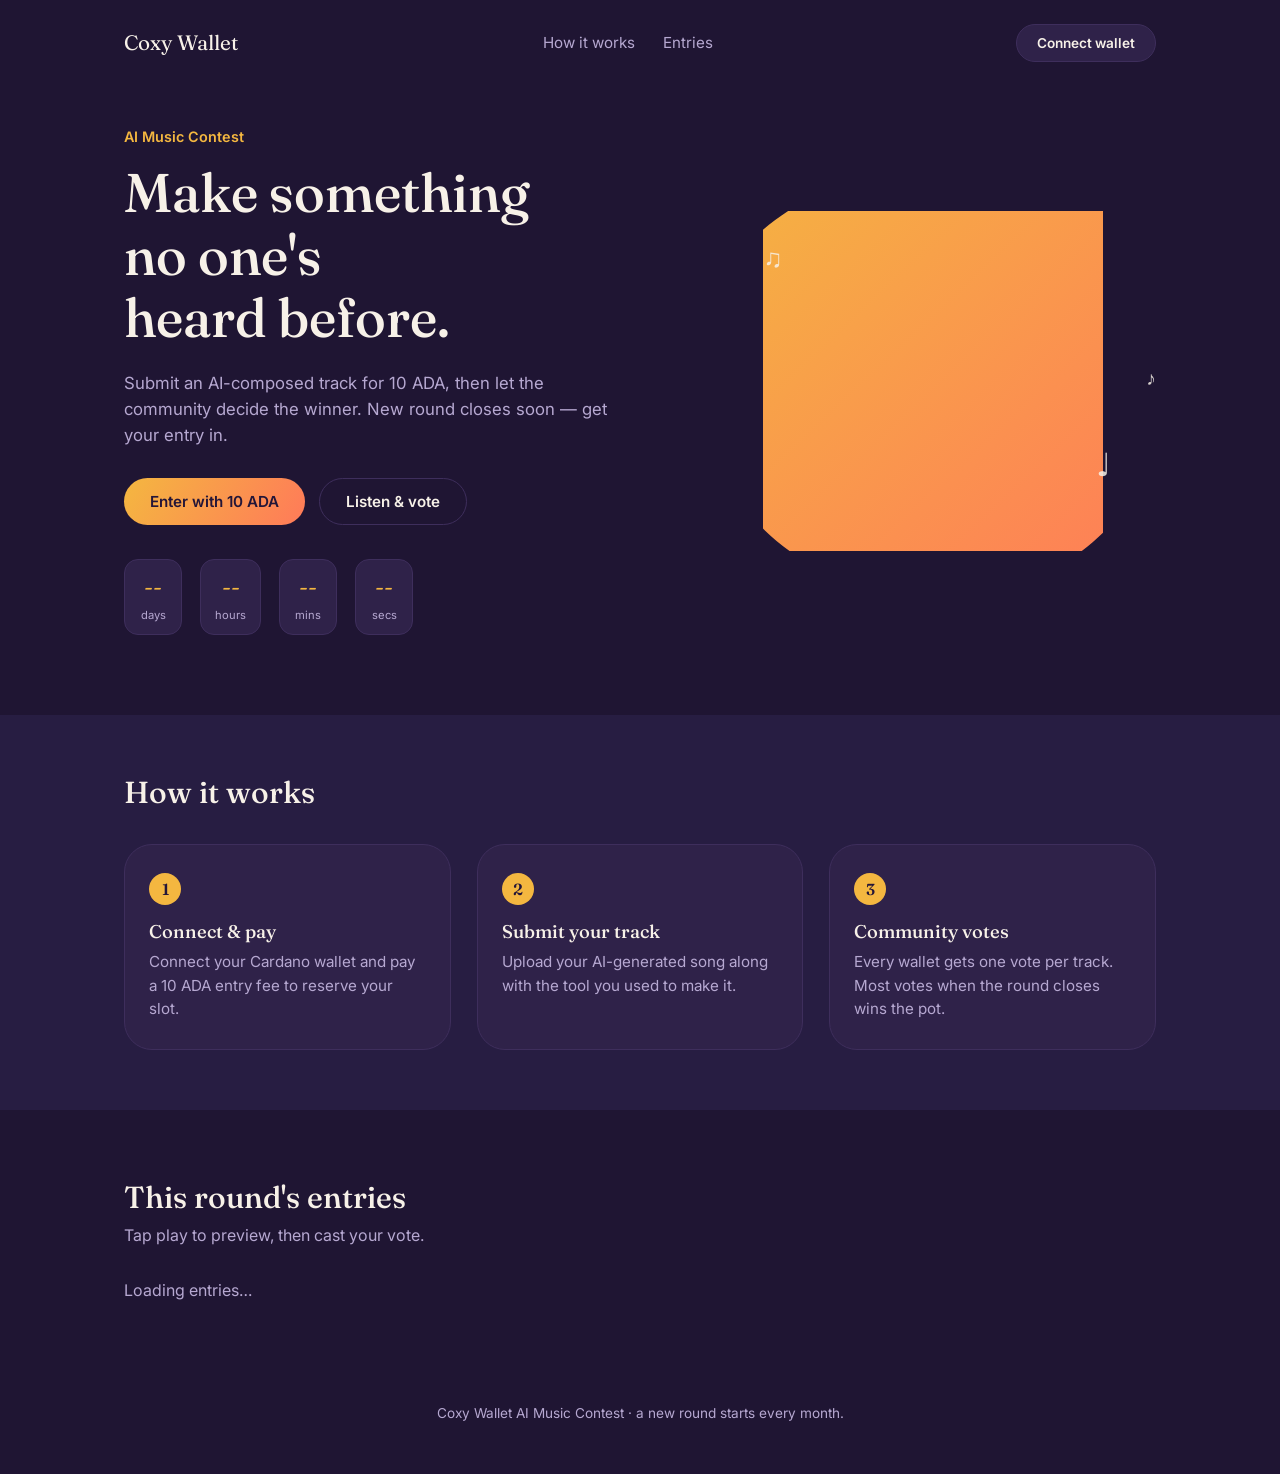
<file: WIL work/index.html>
<!DOCTYPE html>
<html lang="en">
<head>
  <meta charset="UTF-8">
  <meta name="viewport" content="width=device-width, initial-scale=1.0">
  <title>Coxy Wallet AI Music Contest</title>
  <link rel="preconnect" href="https://fonts.googleapis.com">
  <link href="https://fonts.googleapis.com/css2?family=Fraunces:opsz,wght@9..144,400;9..144,500;9..144,600&family=Inter:wght@400;500;600;700&display=swap" rel="stylesheet">
  <link rel="stylesheet" href="style.css">
</head>
<body>

  <header class="site-header">
    <div class="wrap header-row">
      <span class="logo">Coxy Wallet</span>
      <nav class="nav-links">
        <a href="#how-it-works">How it works</a>
        <a href="#entries">Entries</a>
      </nav>
      <button id="wallet-btn" class="btn btn-ghost">Connect wallet</button>
    </div>
  </header>

  <main>
    <section class="hero">
      <div class="wrap hero-row">
        <div class="hero-copy">
          <p class="kicker">AI Music Contest</p>
          <h1>Make something no one's<br>heard before.</h1>
          <p class="hero-sub">Submit an AI-composed track for 10 ADA, then let the community
            decide the winner. New round closes soon &mdash; get your entry in.</p>
          <div class="hero-actions">
            <button id="enter-btn" class="btn btn-primary">Enter with 10 ADA</button>
            <button id="view-entries-btn" class="btn btn-outline">Listen &amp; vote</button>
          </div>
          <div class="countdown" id="countdown" aria-live="polite">
            <div class="countdown-unit"><span id="cd-days">--</span><small>days</small></div>
            <div class="countdown-unit"><span id="cd-hours">--</span><small>hours</small></div>
            <div class="countdown-unit"><span id="cd-mins">--</span><small>mins</small></div>
            <div class="countdown-unit"><span id="cd-secs">--</span><small>secs</small></div>
          </div>
        </div>
        <div class="hero-art" aria-hidden="true">
          <svg viewBox="0 0 300 300" class="blob">
            <path fill="url(#grad)" d="M141.5,-160.5C179.6,-142.6,202.9,-97.1,210.6,-51.4C218.3,-5.6,210.4,40.4,190.2,79.6C170.1,118.8,137.7,151.2,98.6,169.9C59.5,188.6,13.6,193.6,-30.5,187.1C-74.6,180.6,-116.9,162.6,-148.3,131.9C-179.7,101.1,-200.1,57.5,-204.4,12.4C-208.7,-32.7,-197,-79.4,-169.6,-113.3C-142.3,-147.2,-99.4,-168.4,-56.6,-183.9C-13.8,-199.5,29,-209.3,71.4,-200.4C113.8,-191.4,155.8,-163.7,141.5,-160.5Z" transform="translate(150 150)" />
            <defs>
              <linearGradient id="grad" x1="0" y1="0" x2="1" y2="1">
                <stop offset="0%" stop-color="#F4B740"/>
                <stop offset="100%" stop-color="#FF7A59"/>
              </linearGradient>
            </defs>
          </svg>
          <span class="note note-1">&#9835;</span>
          <span class="note note-2">&#9833;</span>
          <span class="note note-3">&#9834;</span>
        </div>
      </div>
    </section>

    <section id="how-it-works" class="how">
      <div class="wrap">
        <h2>How it works</h2>
        <ol class="steps">
          <li class="step">
            <span class="step-num">1</span>
            <h3>Connect &amp; pay</h3>
            <p>Connect your Cardano wallet and pay a 10 ADA entry fee to reserve your slot.</p>
          </li>
          <li class="step">
            <span class="step-num">2</span>
            <h3>Submit your track</h3>
            <p>Upload your AI-generated song along with the tool you used to make it.</p>
          </li>
          <li class="step">
            <span class="step-num">3</span>
            <h3>Community votes</h3>
            <p>Every wallet gets one vote per track. Most votes when the round closes wins the pot.</p>
          </li>
        </ol>
      </div>
    </section>

    <!-- Entry submission modal, shown once a payment is confirmed -->
    <div id="entry-modal" class="modal hidden">
      <div class="modal-card">
        <button id="modal-close" class="modal-close" aria-label="Close">&times;</button>
        <h2>Submit your track</h2>
        <p class="modal-sub">Your 10 ADA payment is confirmed. Add your track's details below.</p>
        <form id="entry-form">
          <label>Song title
            <input type="text" name="title" required>
          </label>
          <label>AI tool used
            <input type="text" name="ai_tool" placeholder="e.g. Suno, Udio">
          </label>
          <label>Description
            <input type="text" name="description" placeholder="Optional">
          </label>
          <label>Email (for confirmation &amp; results)
            <input type="email" name="email">
          </label>
          <label>Audio file (mp3 or wav, up to 25MB)
            <input type="file" name="audio" accept="audio/mpeg,audio/wav" required>
          </label>
          <button type="submit" class="btn btn-primary" id="submit-entry-btn">Submit entry</button>
        </form>
      </div>
    </div>

    <section id="entries" class="entries-section">
      <div class="wrap">
        <div class="entries-heading">
          <h2>This round's entries</h2>
          <p class="entries-sub">Tap play to preview, then cast your vote.</p>
        </div>
        <div id="entries-list" class="entries-list">
          <p class="entries-loading">Loading entries…</p>
        </div>
      </div>
    </section>
  </main>

  <div id="toast" class="toast" role="status" aria-live="polite"></div>

  <footer class="site-footer">
    <div class="wrap">
      <p>Coxy Wallet AI Music Contest &middot; a new round starts every month.</p>
    </div>
  </footer>

  <!-- app.js uses the Mesh SDK (loaded inside app.js as an ES module) to
       wrap CIP-30 Cardano wallets for connecting and signing transactions -->
  <script type="module" src="app.js"></script>
</body>
</html>
</file>
<file: WIL work/style.css>
/* ==========================================================
   Coxy Wallet AI Music Contest — tokens
   ========================================================== */
:root {
  --bg: #1F1533;
  --bg-alt: #271D42;
  --card: #2F2249;
  --card-border: #3E2E5C;
  --gold: #F4B740;
  --coral: #FF7A59;
  --text: #F7F1E8;
  --text-muted: #B6A8D1;
  --radius-lg: 28px;
  --radius-sm: 14px;
  --font-display: "Fraunces", Georgia, serif;
  --font-body: "Inter", Arial, sans-serif;
}

@media (prefers-reduced-motion: reduce) {
  * { animation-duration: 0.01ms !important; transition-duration: 0.01ms !important; }
}

* { margin: 0; padding: 0; box-sizing: border-box; }

body {
  background: var(--bg);
  color: var(--text);
  font-family: var(--font-body);
  line-height: 1.55;
}

.wrap {
  max-width: 1080px;
  margin: 0 auto;
  padding: 0 24px;
}

a { color: inherit; }

h1, h2, h3 {
  font-family: var(--font-display);
  font-weight: 500;
  line-height: 1.15;
}

/* ==========================================================
   Header
   ========================================================== */
.site-header {
  padding: 24px 0;
}

.header-row {
  display: flex;
  align-items: center;
  justify-content: space-between;
  gap: 20px;
}

.logo {
  font-family: var(--font-display);
  font-size: 1.3rem;
}

.nav-links {
  display: flex;
  gap: 28px;
  font-size: 0.95rem;
}

.nav-links a {
  text-decoration: none;
  color: var(--text-muted);
  transition: color 0.2s ease;
}

.nav-links a:hover { color: var(--text); }

/* ==========================================================
   Buttons
   ========================================================== */
.btn {
  font-family: var(--font-body);
  font-weight: 600;
  font-size: 0.95rem;
  border-radius: 100px;
  border: none;
  padding: 13px 26px;
  cursor: pointer;
  transition: transform 0.15s ease, background-color 0.2s ease, color 0.2s ease;
}

.btn:focus-visible {
  outline: 2px solid var(--gold);
  outline-offset: 2px;
}

.btn:active { transform: scale(0.97); }

.btn-primary {
  background: linear-gradient(120deg, var(--gold), var(--coral));
  color: #241638;
}

.btn-primary:hover { transform: translateY(-2px); }

.btn-outline {
  background: transparent;
  color: var(--text);
  border: 1.5px solid var(--card-border);
}

.btn-outline:hover { border-color: var(--gold); color: var(--gold); }

.btn-ghost {
  background: var(--card);
  color: var(--text);
  border: 1px solid var(--card-border);
  padding: 10px 20px;
  font-size: 0.85rem;
}

.btn-ghost.connected {
  background: rgba(244, 183, 64, 0.15);
  border-color: var(--gold);
  color: var(--gold);
}

/* ==========================================================
   Hero
   ========================================================== */
.hero { padding: 40px 0 80px; }

.hero-row {
  display: grid;
  grid-template-columns: 1.1fr 0.9fr;
  align-items: center;
  gap: 40px;
}

.kicker {
  color: var(--gold);
  font-weight: 600;
  font-size: 0.9rem;
  margin-bottom: 14px;
}

.hero h1 {
  font-size: clamp(2.2rem, 4.5vw, 3.4rem);
  max-width: 12ch;
  margin-bottom: 20px;
}

.hero-sub {
  color: var(--text-muted);
  max-width: 46ch;
  font-size: 1.05rem;
  margin-bottom: 30px;
}

.hero-actions {
  display: flex;
  gap: 14px;
  flex-wrap: wrap;
  margin-bottom: 34px;
}

.countdown {
  display: inline-flex;
  gap: 18px;
}

.countdown-unit {
  display: flex;
  flex-direction: column;
  align-items: center;
  background: var(--card);
  border: 1px solid var(--card-border);
  border-radius: var(--radius-sm);
  padding: 10px 14px;
  min-width: 58px;
}

.countdown-unit span {
  font-family: var(--font-display);
  font-size: 1.4rem;
  color: var(--gold);
}

.countdown-unit small {
  color: var(--text-muted);
  font-size: 0.7rem;
  margin-top: 2px;
}

.hero-art {
  position: relative;
  display: flex;
  justify-content: center;
  align-items: center;
}

.blob {
  width: 100%;
  max-width: 340px;
  animation: float 7s ease-in-out infinite;
}

@keyframes float {
  0%, 100% { transform: translateY(0); }
  50% { transform: translateY(-14px); }
}

.note {
  position: absolute;
  font-size: 1.6rem;
  color: var(--text);
  opacity: 0.85;
}

.note-1 { top: 8%; left: 12%; }
.note-2 { bottom: 18%; right: 10%; font-size: 2rem; }
.note-3 { top: 45%; right: 0; font-size: 1.2rem; }

/* ==========================================================
   How it works
   ========================================================== */
.how { padding: 60px 0; background: var(--bg-alt); }

.how h2 {
  font-size: 1.9rem;
  margin-bottom: 34px;
}

.steps {
  list-style: none;
  display: grid;
  grid-template-columns: repeat(3, 1fr);
  gap: 26px;
}

.step {
  background: var(--card);
  border: 1px solid var(--card-border);
  border-radius: var(--radius-lg);
  padding: 28px 24px;
}

.step-num {
  display: inline-flex;
  align-items: center;
  justify-content: center;
  width: 32px;
  height: 32px;
  border-radius: 50%;
  background: var(--gold);
  color: #241638;
  font-family: var(--font-display);
  font-weight: 600;
  margin-bottom: 16px;
}

.step h3 { font-size: 1.15rem; margin-bottom: 8px; }
.step p { color: var(--text-muted); font-size: 0.95rem; }

/* ==========================================================
   Entries
   ========================================================== */
.entries-section { padding: 70px 0; }

.entries-heading { margin-bottom: 30px; }
.entries-heading h2 { font-size: 1.9rem; margin-bottom: 8px; }
.entries-sub { color: var(--text-muted); }

.entries-list {
  display: flex;
  flex-direction: column;
  gap: 16px;
}

.entry-card {
  display: flex;
  align-items: center;
  gap: 18px;
  background: var(--card);
  border: 1px solid var(--card-border);
  border-radius: var(--radius-lg);
  padding: 18px 22px;
  transition: border-color 0.2s ease;
}

.entry-card:hover { border-color: var(--gold); }

.play-btn {
  flex-shrink: 0;
  width: 46px;
  height: 46px;
  border-radius: 50%;
  border: none;
  background: rgba(244, 183, 64, 0.15);
  color: var(--gold);
  font-size: 1.1rem;
  cursor: pointer;
  display: flex;
  align-items: center;
  justify-content: center;
  transition: background-color 0.2s ease, transform 0.15s ease;
}

.play-btn:hover { transform: scale(1.06); }
.play-btn.playing { background: var(--gold); color: #241638; }

.entry-info { flex: 1; min-width: 0; }
.entry-info h3 { font-size: 1.05rem; font-weight: 600; font-family: var(--font-body); }
.entry-meta { color: var(--text-muted); font-size: 0.85rem; margin-top: 2px; }

.entry-votes {
  display: flex;
  align-items: center;
  gap: 12px;
  flex-shrink: 0;
}

.vote-count {
  font-family: var(--font-display);
  color: var(--gold);
  min-width: 2.5ch;
  text-align: right;
}

.vote-btn {
  border-radius: 100px;
  border: 1.5px solid var(--card-border);
  background: transparent;
  color: var(--text);
  padding: 9px 18px;
  font-size: 0.85rem;
  font-weight: 600;
  cursor: pointer;
  transition: background-color 0.2s ease, border-color 0.2s ease, transform 0.15s ease;
}

.vote-btn:hover { border-color: var(--coral); color: var(--coral); }
.vote-btn:active { transform: scale(0.96); }

.vote-btn.voted {
  background: linear-gradient(120deg, var(--gold), var(--coral));
  border-color: transparent;
  color: #241638;
  cursor: default;
}

/* ==========================================================
   Toast
   ========================================================== */
.toast {
  position: fixed;
  bottom: 26px;
  left: 50%;
  transform: translateX(-50%) translateY(20px);
  background: var(--card);
  border: 1px solid var(--gold);
  color: var(--text);
  padding: 12px 22px;
  border-radius: 100px;
  font-size: 0.9rem;
  opacity: 0;
  pointer-events: none;
  transition: opacity 0.25s ease, transform 0.25s ease;
}

.toast.show {
  opacity: 1;
  transform: translateX(-50%) translateY(0);
}

/* ==========================================================
   Footer
   ========================================================== */
.site-footer {
  padding: 30px 0 50px;
  color: var(--text-muted);
  font-size: 0.85rem;
  text-align: center;
}

/* ==========================================================
   Entry submission modal
   ========================================================== */
.modal {
  position: fixed;
  inset: 0;
  background: rgba(15, 10, 26, 0.7);
  display: flex;
  align-items: center;
  justify-content: center;
  padding: 20px;
  z-index: 50;
}

.modal.hidden { display: none; }

.modal-card {
  position: relative;
  background: var(--card);
  border: 1px solid var(--card-border);
  border-radius: var(--radius-lg);
  padding: 34px;
  width: 100%;
  max-width: 440px;
}

.modal-card h2 { font-size: 1.5rem; margin-bottom: 8px; }
.modal-sub { color: var(--text-muted); font-size: 0.9rem; margin-bottom: 22px; }

.modal-close {
  position: absolute;
  top: 16px;
  right: 18px;
  background: none;
  border: none;
  color: var(--text-muted);
  font-size: 1.4rem;
  cursor: pointer;
  line-height: 1;
}

.modal-close:hover { color: var(--text); }

#entry-form { display: flex; flex-direction: column; gap: 16px; }

#entry-form label {
  display: flex;
  flex-direction: column;
  gap: 6px;
  font-size: 0.85rem;
  color: var(--text-muted);
}

#entry-form input {
  font-family: var(--font-body);
  font-size: 0.95rem;
  color: var(--text);
  background: var(--bg-alt);
  border: 1px solid var(--card-border);
  border-radius: var(--radius-sm);
  padding: 11px 14px;
}

#entry-form input:focus-visible {
  outline: 2px solid var(--gold);
  outline-offset: 1px;
}

#entry-form .btn { margin-top: 6px; }

.entries-loading { color: var(--text-muted); }

/* ==========================================================
   Responsive
   ========================================================== */
@media (max-width: 840px) {
  .hero-row { grid-template-columns: 1fr; }
  .hero-art { order: -1; margin-bottom: 10px; }
  .blob { max-width: 220px; }
  .steps { grid-template-columns: 1fr; }
}

@media (max-width: 520px) {
  .header-row { flex-wrap: wrap; }
  .nav-links { order: 3; width: 100%; justify-content: center; padding-top: 10px; }
  .entry-card { flex-wrap: wrap; }
  .entry-votes { width: 100%; justify-content: space-between; }
}
</file>
